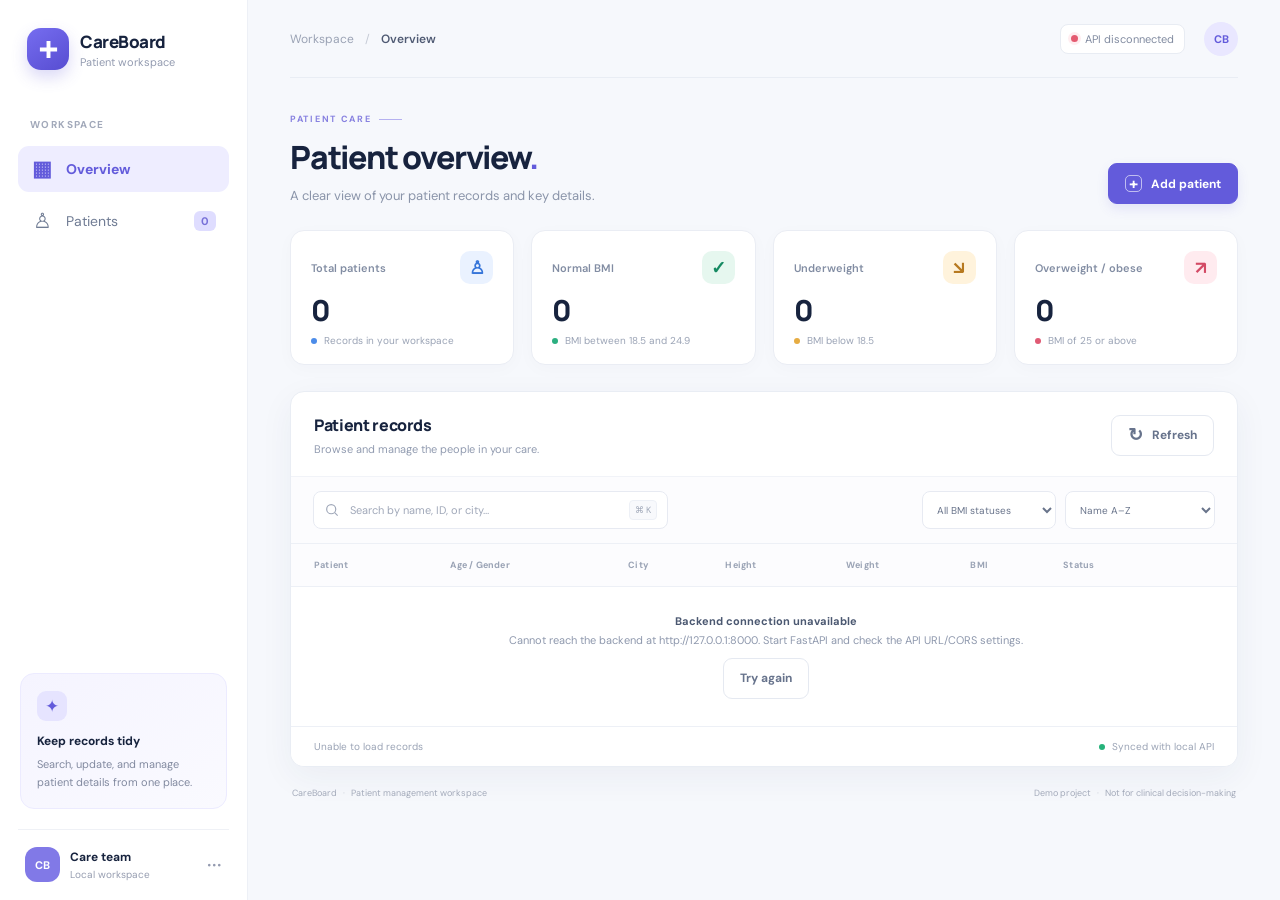
<file: patient-management-system/frontend/index.html>
<!doctype html>
<html lang="en">
<head>
  <meta charset="utf-8">
  <meta name="viewport" content="width=device-width, initial-scale=1">
  <meta name="theme-color" content="#f5f7fb">
  <title>CareBoard · Patient Management</title>
  <link rel="stylesheet" href="styles.css">
  <script src="app.js" defer></script>
</head>
<body>
  <div class="app-shell">
    <aside class="sidebar" aria-label="Main navigation">
      <a class="brand" href="#top" aria-label="CareBoard home">
        <span class="brand-mark" aria-hidden="true">
          <svg viewBox="0 0 32 32"><path d="M13.5 5h5v8.5H27v5h-8.5V27h-5v-8.5H5v-5h8.5z" fill="currentColor"/></svg>
        </span>
        <span class="brand-copy"><strong>CareBoard</strong><small>Patient workspace</small></span>
      </a>

      <div class="nav-label">WORKSPACE</div>
      <button class="nav-item active" type="button" aria-current="page">
        <span class="nav-icon" aria-hidden="true">▦</span><span>Overview</span>
      </button>
      <button class="nav-item" id="navPatients" type="button">
        <span class="nav-icon" aria-hidden="true">♙</span><span>Patients</span><span class="nav-count" id="navPatientCount">—</span>
      </button>

      <div class="sidebar-bottom">
        <div class="privacy-card">
          <span class="privacy-icon" aria-hidden="true">✦</span>
          <strong>Keep records tidy</strong>
          <p>Search, update, and manage patient details from one place.</p>
        </div>
        <div class="profile-row">
          <div class="avatar avatar-purple">CB</div>
          <div class="profile-copy"><strong>Care team</strong><small>Local workspace</small></div>
          <span class="profile-dots" aria-hidden="true">···</span>
        </div>
      </div>
    </aside>

    <main class="main-content" id="top">
      <header class="topbar">
        <div class="breadcrumbs"><span>Workspace</span><span class="crumb-divider">/</span><strong>Overview</strong></div>
        <div class="topbar-right">
          <span class="api-status" id="apiStatus"><span class="status-dot"></span><span id="apiStatusText">Connecting to API</span></span>
          <div class="top-avatar" aria-label="CareBoard">CB</div>
        </div>
      </header>

      <section class="page-heading">
        <div>
          <p class="eyebrow">PATIENT CARE <span class="eyebrow-line"></span></p>
          <h1>Patient overview<span class="heading-period">.</span></h1>
          <p class="page-subtitle">A clear view of your patient records and key details.</p>
        </div>
        <button class="primary-button" id="addPatientButton" type="button">
          <span class="button-plus" aria-hidden="true">+</span> Add patient
        </button>
      </section>

      <section class="stats-grid" aria-label="Patient summary">
        <article class="stat-card">
          <div class="stat-top"><span class="stat-label">Total patients</span><span class="stat-icon icon-blue" aria-hidden="true">♙</span></div>
          <div class="stat-value" id="totalPatients">—</div>
          <div class="stat-foot"><span class="stat-dot blue-dot"></span>Records in your workspace</div>
        </article>
        <article class="stat-card">
          <div class="stat-top"><span class="stat-label">Normal BMI</span><span class="stat-icon icon-green" aria-hidden="true">✓</span></div>
          <div class="stat-value" id="normalPatients">—</div>
          <div class="stat-foot"><span class="stat-dot green-dot"></span>BMI between 18.5 and 24.9</div>
        </article>
        <article class="stat-card">
          <div class="stat-top"><span class="stat-label">Underweight</span><span class="stat-icon icon-amber" aria-hidden="true">↘</span></div>
          <div class="stat-value" id="underweightPatients">—</div>
          <div class="stat-foot"><span class="stat-dot amber-dot"></span>BMI below 18.5</div>
        </article>
        <article class="stat-card">
          <div class="stat-top"><span class="stat-label">Overweight / obese</span><span class="stat-icon icon-rose" aria-hidden="true">↗</span></div>
          <div class="stat-value" id="highBmiPatients">—</div>
          <div class="stat-foot"><span class="stat-dot rose-dot"></span>BMI of 25 or above</div>
        </article>
      </section>

      <section class="records-panel" id="patientsPanel">
        <div class="panel-heading">
          <div>
            <h2>Patient records</h2>
            <p>Browse and manage the people in your care.</p>
          </div>
          <button class="secondary-button" id="refreshButton" type="button"><span class="refresh-icon" aria-hidden="true">↻</span> Refresh</button>
        </div>

        <div class="toolbar">
          <label class="search-box" for="searchInput">
            <svg viewBox="0 0 24 24" aria-hidden="true"><circle cx="10.8" cy="10.8" r="6.8"></circle><path d="m16 16 4.5 4.5"></path></svg>
            <input id="searchInput" type="search" placeholder="Search by name, ID, or city…" autocomplete="off">
            <kbd>⌘ K</kbd>
          </label>
          <div class="toolbar-right">
            <label class="filter-select"><span class="sr-only">Filter by BMI status</span>
              <select id="bmiFilter"><option value="all">All BMI statuses</option><option value="Underweight">Underweight</option><option value="Normal">Normal</option><option value="Overweight">Overweight</option><option value="Obese">Obese</option></select>
            </label>
            <label class="filter-select"><span class="sr-only">Sort patients</span>
              <select id="sortSelect"><option value="name-asc">Name A–Z</option><option value="name-desc">Name Z–A</option><option value="bmi-asc">BMI: Low to high</option><option value="bmi-desc">BMI: High to low</option><option value="age-asc">Age: Youngest first</option><option value="age-desc">Age: Oldest first</option></select>
            </label>
          </div>
        </div>

        <div class="table-wrap">
          <table class="patients-table">
            <thead><tr><th>Patient</th><th>Age / Gender</th><th>City</th><th>Height</th><th>Weight</th><th>BMI</th><th>Status</th><th><span class="sr-only">Actions</span></th></tr></thead>
            <tbody id="patientsTableBody">
              <tr><td class="loading-cell" colspan="8"><span class="spinner"></span>Loading patient records…</td></tr>
            </tbody>
          </table>
        </div>
        <div class="table-footer"><span id="recordsCount">Loading records…</span><span class="table-note"><span class="live-dot"></span> Synced with local API</span></div>
      </section>

      <footer class="page-footer"><span>CareBoard <span class="footer-separator">·</span> Patient management workspace</span><span>Demo project <span class="footer-separator">·</span> Not for clinical decision-making</span></footer>
    </main>
  </div>

  <div class="modal-backdrop" id="patientModalBackdrop" hidden>
    <section class="modal" role="dialog" aria-modal="true" aria-labelledby="patientModalTitle">
      <div class="modal-header"><div><p class="eyebrow">PATIENT DETAILS</p><h2 id="patientModalTitle">Add a patient</h2><p class="modal-subtitle" id="patientModalSubtitle">Fill in the information below to create a record.</p></div><button class="icon-button" id="closePatientModal" type="button" aria-label="Close dialog">×</button></div>
      <form id="patientForm">
        <div class="form-grid">
          <label class="form-field" id="patientIdField"><span>Patient ID <em>*</em></span><input id="patientId" name="id" required maxlength="24" placeholder="e.g. P006" pattern="[A-Za-z0-9_-]+"><small>A unique ID, such as P006.</small></label>
          <label class="form-field"><span>Full name <em>*</em></span><input id="patientName" name="name" required maxlength="100" placeholder="Enter full name"></label>
          <label class="form-field"><span>City <em>*</em></span><input id="patientCity" name="city" required maxlength="80" placeholder="Enter city"></label>
          <label class="form-field"><span>Age <em>*</em></span><input id="patientAge" name="age" type="number" required min="1" max="119" step="1" placeholder="Age in years"></label>
          <label class="form-field"><span>Gender <em>*</em></span><select id="patientGender" name="gender" required><option value="">Select gender</option><option value="female">Female</option><option value="male">Male</option><option value="others">Others</option></select></label>
          <label class="form-field"><span>Height (metres) <em>*</em></span><input id="patientHeight" name="height" type="number" required min="0.1" max="2.8" step="0.01" placeholder="e.g. 1.68"></label>
          <label class="form-field"><span>Weight (kg) <em>*</em></span><input id="patientWeight" name="weight" type="number" required min="1" max="500" step="0.1" placeholder="e.g. 67.5"></label>
        </div>
        <div class="modal-info"><span aria-hidden="true">ⓘ</span> BMI and BMI status are calculated automatically by the backend.</div>
        <div class="form-error" id="formError" role="alert" hidden></div>
        <div class="modal-actions"><button class="secondary-button" id="cancelPatientModal" type="button">Cancel</button><button class="primary-button" id="savePatientButton" type="submit">Save patient</button></div>
      </form>
    </section>
  </div>

  <div class="modal-backdrop" id="detailsModalBackdrop" hidden>
    <section class="modal detail-modal" role="dialog" aria-modal="true" aria-labelledby="detailsTitle">
      <div class="modal-header"><div><p class="eyebrow">PATIENT PROFILE</p><h2 id="detailsTitle">Patient details</h2><p class="modal-subtitle" id="detailsSubtitle"></p></div><button class="icon-button" id="closeDetailsModal" type="button" aria-label="Close dialog">×</button></div>
      <div id="patientDetailsContent"></div>
      <div class="modal-actions"><button class="secondary-button" id="closeDetailsButton" type="button">Close</button><button class="primary-button" id="editFromDetailsButton" type="button">Edit patient</button></div>
    </section>
  </div>

  <div class="toast-region" id="toastRegion" aria-live="polite" aria-atomic="true"></div>
</body>
</html>
</file>
<file: patient-management-system/frontend/styles.css>
@import url('https://fonts.googleapis.com/css2?family=DM+Sans:wght@400;500;600;700&family=Manrope:wght@400;500;600;700;800&display=swap');

:root {
  --ink: #17233e;
  --muted: #7d879d;
  --muted-dark: #526079;
  --line: #e9edf4;
  --surface: #fff;
  --canvas: #f6f8fc;
  --primary: #635bdb;
  --primary-dark: #5148c6;
  --primary-pale: #eeedff;
  --green: #168a62;
  --green-pale: #e6f7ef;
  --amber: #b7791f;
  --amber-pale: #fff3dc;
  --rose: #d34a65;
  --rose-pale: #ffebef;
  --blue: #3675d9;
  --blue-pale: #eaf2ff;
  --shadow: 0 10px 34px rgba(39, 53, 91, .055);
}

* { box-sizing: border-box; }
html { scroll-behavior: smooth; }
body { margin: 0; background: var(--canvas); color: var(--ink); font-family: 'DM Sans', sans-serif; font-size: 14px; -webkit-font-smoothing: antialiased; }
button, input, select { font: inherit; }
button { cursor: pointer; }
button:focus-visible, input:focus-visible, select:focus-visible { outline: 3px solid rgba(99, 91, 219, .22); outline-offset: 2px; }
[hidden] { display: none !important; }
.sr-only { position: absolute; width: 1px; height: 1px; padding: 0; margin: -1px; overflow: hidden; clip: rect(0, 0, 0, 0); white-space: nowrap; border: 0; }

.app-shell { min-height: 100vh; }
.sidebar { position: fixed; inset: 0 auto 0 0; z-index: 5; display: flex; flex-direction: column; width: 248px; padding: 28px 18px 18px; background: #fff; border-right: 1px solid #edf0f6; }
.brand { display: flex; align-items: center; gap: 11px; padding: 0 9px; margin: 0 0 48px; color: inherit; text-decoration: none; }
.brand-mark { display: grid; place-items: center; width: 42px; height: 42px; color: #fff; background: linear-gradient(145deg, #766df0, #574dd1); border-radius: 14px; box-shadow: 0 7px 16px rgba(99, 91, 219, .24); }
.brand-mark svg { width: 25px; height: 25px; }
.brand-copy { display: flex; flex-direction: column; gap: 2px; }
.brand-copy strong { font-family: Manrope, sans-serif; font-size: 17px; font-weight: 800; letter-spacing: -.5px; }
.brand-copy small { color: #939bb0; font-size: 11px; }
.nav-label { padding: 0 12px; margin-bottom: 12px; color: #a2a9ba; font-size: 10px; font-weight: 700; letter-spacing: 1.4px; }
.nav-item { display: flex; align-items: center; gap: 13px; width: 100%; min-height: 46px; padding: 0 13px; margin: 3px 0; color: #707c94; text-align: left; background: transparent; border: 0; border-radius: 11px; transition: .18s ease; }
.nav-item:hover { background: #f7f7ff; color: var(--primary); }
.nav-item.active { color: var(--primary); background: var(--primary-pale); font-weight: 700; }
.nav-icon { display: inline-grid; place-items: center; width: 22px; font-size: 21px; line-height: 1; }
.nav-count { margin-left: auto; padding: 3px 7px; color: #7770d8; background: #dfddff; border-radius: 6px; font-size: 11px; font-weight: 700; }
.sidebar-bottom { margin-top: auto; }
.privacy-card { padding: 17px 16px; margin: 0 2px 20px; background: linear-gradient(145deg, #f5f4ff, #fafaff); border: 1px solid #ecebff; border-radius: 14px; }
.privacy-icon { display: grid; place-items: center; width: 30px; height: 30px; margin-bottom: 12px; color: var(--primary); background: #e6e4ff; border-radius: 9px; font-size: 17px; }
.privacy-card strong { display: block; margin-bottom: 6px; font-size: 12px; }
.privacy-card p { margin: 0; color: #828aa0; font-size: 11px; line-height: 1.65; }
.profile-row { display: flex; align-items: center; gap: 10px; padding: 17px 7px 0; border-top: 1px solid #eff1f6; }
.avatar, .top-avatar { display: grid; place-items: center; flex: 0 0 auto; width: 35px; height: 35px; color: #fff; background: #8179e7; border-radius: 12px; font-size: 11px; font-weight: 700; }
.profile-copy { display: flex; flex-direction: column; gap: 3px; min-width: 0; }
.profile-copy strong { font-size: 12px; }
.profile-copy small { color: #969db0; font-size: 10px; }
.profile-dots { margin-left: auto; color: #949bb0; font-size: 23px; letter-spacing: 1px; }

.main-content { min-height: 100vh; margin-left: 248px; padding: 0 42px 22px; }
.topbar { display: flex; align-items: center; justify-content: space-between; min-height: 78px; border-bottom: 1px solid #e9edf4; }
.breadcrumbs { display: flex; align-items: center; gap: 11px; color: #9aa2b4; font-size: 12px; }
.breadcrumbs strong { color: #4f5a73; font-weight: 600; }
.crumb-divider { color: #c5cad5; }
.topbar-right { display: flex; align-items: center; gap: 19px; }
.api-status { display: inline-flex; align-items: center; gap: 7px; padding: 7px 10px; color: #818ba0; background: #fff; border: 1px solid #e8ecf3; border-radius: 8px; font-size: 11px; }
.status-dot, .live-dot { width: 7px; height: 7px; background: #e1ac48; border-radius: 50%; }
.api-status.connected .status-dot { background: #26b27a; box-shadow: 0 0 0 3px #e1f8ed; }
.api-status.disconnected .status-dot { background: #e45a70; box-shadow: 0 0 0 3px #ffedf0; }
.top-avatar { width: 34px; height: 34px; background: #e9e7ff; color: var(--primary); border-radius: 50%; }
.page-heading { display: flex; align-items: flex-end; justify-content: space-between; gap: 20px; padding: 35px 0 26px; }
.eyebrow { display: flex; align-items: center; gap: 8px; margin: 0 0 10px; color: #8781e0; font-size: 9px; font-weight: 700; letter-spacing: 1.7px; }
.eyebrow-line { width: 23px; height: 1px; background: #b5b1f0; }
h1, h2, p { margin-top: 0; }
h1 { margin-bottom: 8px; font-family: Manrope, sans-serif; font-size: clamp(26px, 3vw, 32px); font-weight: 800; letter-spacing: -1.2px; }
.heading-period { color: var(--primary); }
.page-subtitle { margin-bottom: 0; color: #8a94a9; font-size: 13px; }
.primary-button, .secondary-button { display: inline-flex; align-items: center; justify-content: center; gap: 9px; min-height: 41px; padding: 0 16px; white-space: nowrap; border-radius: 9px; font-size: 12px; font-weight: 700; transition: transform .15s ease, background .15s ease, box-shadow .15s ease; }
.primary-button { color: white; background: var(--primary); border: 1px solid var(--primary); box-shadow: 0 5px 12px rgba(99, 91, 219, .13); }
.primary-button:hover { background: var(--primary-dark); box-shadow: 0 7px 17px rgba(99, 91, 219, .22); transform: translateY(-1px); }
.primary-button:disabled { cursor: wait; opacity: .7; }
.button-plus { display: grid; place-items: center; width: 17px; height: 17px; border: 1px solid rgba(255,255,255,.6); border-radius: 5px; font-size: 16px; line-height: 1; }
.secondary-button { color: #67738c; background: #fff; border: 1px solid #e5e9f1; }
.secondary-button:hover { background: #f9faff; border-color: #d4d7eb; }
.refresh-icon { font-size: 18px; line-height: .8; }

.stats-grid { display: grid; grid-template-columns: repeat(4, minmax(0, 1fr)); gap: 17px; margin-bottom: 26px; }
.stat-card { min-width: 0; padding: 20px 20px 17px; background: #fff; border: 1px solid #eaedf4; border-radius: 14px; box-shadow: 0 4px 18px rgba(39, 53, 91, .025); }
.stat-top { display: flex; align-items: center; justify-content: space-between; gap: 10px; }
.stat-label { color: #828da3; font-size: 11px; font-weight: 600; }
.stat-icon { display: grid; place-items: center; width: 33px; height: 33px; border-radius: 10px; font-size: 18px; font-weight: 700; }
.icon-blue { color: var(--blue); background: var(--blue-pale); }
.icon-green { color: var(--green); background: var(--green-pale); }
.icon-amber { color: var(--amber); background: var(--amber-pale); }
.icon-rose { color: var(--rose); background: var(--rose-pale); }
.stat-value { margin: 12px 0 9px; font-family: Manrope, sans-serif; font-size: 29px; font-weight: 800; letter-spacing: -1px; line-height: 1; }
.stat-foot { display: flex; align-items: center; gap: 7px; color: #9aa3b5; font-size: 10px; }
.stat-dot { width: 6px; height: 6px; border-radius: 50%; }
.blue-dot { background: #4c8ce9; } .green-dot { background: #2caf80; } .amber-dot { background: #e6ac42; } .rose-dot { background: #e05a74; }

.records-panel { overflow: hidden; background: #fff; border: 1px solid #e9edf4; border-radius: 14px; box-shadow: var(--shadow); }
.panel-heading { display: flex; align-items: center; justify-content: space-between; gap: 20px; padding: 22px 23px 20px; }
.panel-heading h2 { margin-bottom: 6px; font-family: Manrope, sans-serif; font-size: 16px; font-weight: 800; letter-spacing: -.35px; }
.panel-heading p { margin-bottom: 0; color: #919bb0; font-size: 11px; }
.toolbar { display: flex; align-items: center; justify-content: space-between; gap: 16px; padding: 14px 22px; background: #fcfcfe; border-top: 1px solid #f1f3f8; border-bottom: 1px solid #edf0f6; }
.search-box { display: flex; align-items: center; gap: 10px; width: min(100%, 355px); height: 38px; padding: 0 10px; color: #a0a8b9; background: #fff; border: 1px solid #e7eaf2; border-radius: 8px; }
.search-box:focus-within { border-color: #b9b4ff; box-shadow: 0 0 0 3px rgba(99, 91, 219, .07); }
.search-box svg { flex: 0 0 auto; width: 16px; height: 16px; fill: none; stroke: currentColor; stroke-width: 1.8; }
.search-box input { width: 100%; min-width: 0; padding: 0; color: var(--ink); background: transparent; border: 0; outline: 0; font-size: 11px; }
.search-box input::placeholder { color: #a0a8b9; }
kbd { flex: 0 0 auto; padding: 3px 5px; color: #a0a8b9; background: #f8f9fc; border: 1px solid #edf0f6; border-radius: 4px; font-family: inherit; font-size: 9px; }
.toolbar-right { display: flex; align-items: center; gap: 9px; }
.filter-select select { height: 38px; max-width: 175px; padding: 0 28px 0 10px; color: #69748b; background-color: #fff; border: 1px solid #e7eaf2; border-radius: 8px; font-size: 10px; outline-offset: 1px; }
.table-wrap { width: 100%; overflow-x: auto; }
.patients-table { width: 100%; border-collapse: collapse; text-align: left; white-space: nowrap; }
.patients-table thead { background: #fcfcfe; }
.patients-table th { height: 42px; padding: 0 14px; color: #9aa3b5; border-bottom: 1px solid #edf0f6; font-size: 9px; font-weight: 700; letter-spacing: .2px; }
.patients-table th:first-child, .patients-table td:first-child { padding-left: 23px; }
.patients-table th:last-child, .patients-table td:last-child { padding-right: 19px; }
.patients-table td { height: 71px; padding: 10px 14px; color: #64718b; border-bottom: 1px solid #f0f2f7; font-size: 11px; }
.patients-table tbody tr:last-child td { border-bottom: 0; }
.patients-table tbody tr { transition: background .12s ease; }
.patients-table tbody tr:hover { background: #fcfcff; }
.patient-cell { display: flex; align-items: center; gap: 10px; min-width: 180px; }
.patient-avatar { display: grid; place-items: center; flex: 0 0 auto; width: 35px; height: 35px; color: #635bdb; background: #ecebff; border-radius: 11px; font-size: 11px; font-weight: 800; }
.patient-avatar.tone-1 { color: #20876b; background: #e4f6ef; }
.patient-avatar.tone-2 { color: #bd7e28; background: #fff1d8; }
.patient-avatar.tone-3 { color: #be5477; background: #ffebf1; }
.patient-avatar.tone-4 { color: #4373c3; background: #e8f1ff; }
.patient-name-wrap { display: flex; flex-direction: column; gap: 5px; }
.patient-name { padding: 0; color: #27334c; background: none; border: 0; text-align: left; font-size: 11px; font-weight: 700; }
.patient-name:hover { color: var(--primary); }
.patient-id { color: #a1a9ba; font-size: 9px; }
.secondary-text { color: #a1a9ba; font-size: 10px; }
.bmi-number { display: block; color: #34415b; font-weight: 700; }
.bmi-scale { width: 56px; height: 4px; overflow: hidden; margin-top: 6px; background: #edf0f6; border-radius: 4px; }
.bmi-scale span { display: block; height: 100%; background: #8e87ee; border-radius: 4px; }
.status-badge { display: inline-flex; align-items: center; gap: 5px; padding: 5px 8px; border-radius: 6px; font-size: 9px; font-weight: 700; }
.status-badge::before { width: 5px; height: 5px; content: ''; background: currentColor; border-radius: 50%; }
.status-normal { color: #16865f; background: #e7f7f0; }
.status-underweight { color: #a96d13; background: #fff4df; }
.status-overweight { color: #a76b1f; background: #fff1df; }
.status-obese { color: #cc4964; background: #ffedf0; }
.row-actions { display: flex; justify-content: flex-end; gap: 4px; }
.action-button { display: grid; place-items: center; width: 28px; height: 28px; color: #929bb0; background: transparent; border: 0; border-radius: 7px; font-size: 15px; }
.action-button:hover { color: var(--primary); background: #efeeff; }
.action-button.delete-action:hover { color: #d34a65; background: #ffedf0; }
.loading-cell, .empty-cell { height: 140px !important; text-align: center; color: #8e98ad !important; }
.loading-cell { vertical-align: middle; }
.spinner { display: inline-block; width: 15px; height: 15px; margin-right: 9px; vertical-align: -3px; border: 2px solid #e6e4ff; border-top-color: var(--primary); border-radius: 50%; animation: spin .8s linear infinite; }
@keyframes spin { to { transform: rotate(360deg); } }
.empty-title { display: block; margin-bottom: 5px; color: #4b5871; font-weight: 700; }
.empty-cell button { margin-top: 11px; }
.table-footer { display: flex; align-items: center; justify-content: space-between; gap: 16px; padding: 13px 23px; color: #9aa3b5; background: #fff; border-top: 1px solid #edf0f6; font-size: 10px; }
.table-note { display: inline-flex; align-items: center; gap: 7px; }
.live-dot { width: 6px; height: 6px; background: #26b27a; }
.page-footer { display: flex; align-items: center; justify-content: space-between; gap: 15px; padding: 20px 2px 0; color: #a3aaba; font-size: 9px; }
.footer-separator { padding: 0 4px; color: #c4cad5; }

.modal-backdrop { position: fixed; inset: 0; z-index: 20; display: grid; place-items: center; overflow-y: auto; padding: 24px; background: rgba(26, 35, 60, .42); backdrop-filter: blur(4px); }
.modal { width: min(100%, 620px); max-height: calc(100vh - 48px); overflow-y: auto; padding: 25px; background: #fff; border: 1px solid rgba(255,255,255,.5); border-radius: 17px; box-shadow: 0 24px 80px rgba(28, 36, 72, .23); animation: modal-in .16s ease-out; }
@keyframes modal-in { from { opacity: 0; transform: translateY(8px) scale(.99); } to { opacity: 1; transform: translateY(0) scale(1); } }
.modal-header { display: flex; align-items: flex-start; justify-content: space-between; gap: 20px; padding-bottom: 20px; border-bottom: 1px solid #edf0f6; }
.modal-header .eyebrow { margin-bottom: 7px; }
.modal-header h2 { margin-bottom: 6px; font-family: Manrope, sans-serif; font-size: 21px; letter-spacing: -.6px; }
.modal-subtitle { margin-bottom: 0; color: #8b95aa; font-size: 11px; line-height: 1.6; }
.icon-button { display: grid; place-items: center; flex: 0 0 auto; width: 32px; height: 32px; color: #8b95aa; background: #f6f7fb; border: 1px solid #edf0f6; border-radius: 9px; font-size: 22px; line-height: 1; }
.icon-button:hover { color: #26324c; background: #eef0f7; }
.form-grid { display: grid; grid-template-columns: 1fr 1fr; gap: 17px 14px; padding: 22px 0 17px; }
.form-field { display: flex; flex-direction: column; gap: 7px; min-width: 0; }
.form-field span { color: #55617a; font-size: 11px; font-weight: 700; }
.form-field em { color: #d34a65; font-style: normal; }
.form-field input, .form-field select { width: 100%; height: 40px; padding: 0 11px; color: #2d3952; background: #fff; border: 1px solid #e3e8f1; border-radius: 8px; outline: 0; font-size: 11px; }
.form-field input:focus, .form-field select:focus { border-color: #b9b4ff; box-shadow: 0 0 0 3px rgba(99, 91, 219, .07); }
.form-field input:disabled { color: #8d96aa; background: #f8f9fc; }
.form-field input::placeholder { color: #b0b7c6; }
.form-field small { color: #9aa3b5; font-size: 9px; }
.modal-info { display: flex; gap: 8px; padding: 11px 12px; color: #7673bd; background: #f5f4ff; border-radius: 8px; font-size: 10px; line-height: 1.5; }
.form-error { margin-top: 12px; padding: 10px 12px; color: #bb3652; background: #fff0f3; border-radius: 8px; font-size: 11px; }
.modal-actions { display: flex; justify-content: flex-end; gap: 9px; padding-top: 20px; }
.detail-modal { width: min(100%, 530px); }
.detail-hero { display: flex; align-items: center; gap: 14px; padding: 21px 0; }
.detail-hero .patient-avatar { width: 54px; height: 54px; border-radius: 16px; font-size: 16px; }
.detail-person-name { margin-bottom: 5px; font-family: Manrope, sans-serif; font-size: 18px; font-weight: 800; }
.detail-person-meta { color: #8c96aa; font-size: 11px; }
.detail-bmi-card { display: flex; align-items: center; justify-content: space-between; gap: 18px; padding: 17px; background: #f8f8ff; border: 1px solid #eeedff; border-radius: 12px; }
.detail-bmi-card span { display: block; margin-bottom: 6px; color: #8c90ad; font-size: 10px; }
.detail-bmi-card strong { font-family: Manrope, sans-serif; font-size: 27px; letter-spacing: -.8px; }
.detail-grid { display: grid; grid-template-columns: 1fr 1fr; gap: 1px; overflow: hidden; margin-top: 16px; background: #edf0f6; border: 1px solid #edf0f6; border-radius: 10px; }
.detail-item { min-height: 70px; padding: 13px; background: #fff; }
.detail-item span { display: block; margin-bottom: 7px; color: #9aa3b5; font-size: 10px; }
.detail-item strong { color: #38455e; font-size: 12px; }
.toast-region { position: fixed; right: 22px; bottom: 22px; z-index: 50; display: flex; flex-direction: column; gap: 9px; width: min(360px, calc(100vw - 32px)); }
.toast { display: flex; align-items: flex-start; gap: 10px; padding: 13px 15px; color: #35415a; background: #fff; border: 1px solid #e8ecf3; border-radius: 11px; box-shadow: 0 12px 35px rgba(29, 42, 78, .16); animation: toast-in .2s ease-out; }
.toast-icon { display: grid; place-items: center; flex: 0 0 auto; width: 22px; height: 22px; color: #168a62; background: #e6f7ef; border-radius: 7px; font-weight: 800; }
.toast.error .toast-icon { color: #c6405a; background: #ffebef; }
.toast strong { display: block; margin: 1px 0 3px; font-size: 11px; }
.toast p { margin: 0; color: #7d879d; font-size: 10px; line-height: 1.5; }
@keyframes toast-in { from { opacity: 0; transform: translateY(8px); } to { opacity: 1; transform: translateY(0); } }

@media (min-width: 1500px) { .main-content { padding-right: 56px; padding-left: 56px; } .stats-grid { gap: 21px; } }
@media (max-width: 1200px) { .sidebar { width: 218px; } .main-content { margin-left: 218px; padding-right: 26px; padding-left: 26px; } .stats-grid { gap: 12px; } .stat-card { padding: 17px 15px; } .toolbar { align-items: flex-start; flex-direction: column; } .toolbar-right { width: 100%; } .filter-select select { max-width: none; } }
@media (max-width: 900px) { .sidebar { width: 72px; align-items: center; padding: 22px 9px 14px; } .brand { padding: 0; margin-bottom: 42px; } .brand-copy, .nav-label, .nav-item > span:not(.nav-icon), .privacy-card, .profile-copy, .profile-dots { display: none; } .nav-item { justify-content: center; width: 48px; padding: 0; } .nav-icon { font-size: 22px; } .profile-row { justify-content: center; width: 100%; padding: 16px 0 0; } .main-content { margin-left: 72px; padding-right: 22px; padding-left: 22px; } .stats-grid { grid-template-columns: repeat(2, minmax(0, 1fr)); } .page-heading { padding-top: 28px; } .stat-foot { font-size: 9px; } }
@media (max-width: 620px) { .sidebar { width: 56px; padding-right: 5px; padding-left: 5px; } .brand-mark { width: 37px; height: 37px; border-radius: 12px; } .nav-item { width: 42px; min-height: 42px; } .main-content { margin-left: 56px; padding-right: 12px; padding-left: 12px; } .topbar { min-height: 62px; } .breadcrumbs { font-size: 10px; gap: 7px; } .topbar-right { gap: 8px; } .api-status { max-width: 130px; padding: 6px 8px; font-size: 9px; } .top-avatar { display: none; } .page-heading { align-items: flex-start; flex-direction: column; gap: 16px; padding: 23px 0 20px; } h1 { font-size: 26px; } .page-subtitle { max-width: 280px; font-size: 11px; line-height: 1.6; } .primary-button, .secondary-button { min-height: 38px; padding: 0 12px; font-size: 11px; } .stats-grid { gap: 9px; margin-bottom: 18px; } .stat-card { padding: 13px 12px; border-radius: 11px; } .stat-label { font-size: 10px; } .stat-icon { width: 27px; height: 27px; font-size: 15px; } .stat-value { margin: 10px 0 8px; font-size: 24px; } .stat-foot { align-items: flex-start; line-height: 1.4; } .panel-heading { padding: 17px 14px; } .panel-heading h2 { font-size: 14px; } .panel-heading p { max-width: 205px; font-size: 10px; line-height: 1.5; } .toolbar { padding: 12px; gap: 10px; } .search-box { width: 100%; } .toolbar-right { display: grid; grid-template-columns: 1fr 1fr; gap: 7px; } .filter-select select { width: 100%; padding-left: 7px; padding-right: 5px; font-size: 9px; } .table-footer { align-items: flex-start; flex-direction: column; gap: 7px; padding: 12px 14px; } .page-footer { align-items: flex-start; flex-direction: column; gap: 8px; padding-top: 15px; line-height: 1.5; } .modal-backdrop { align-items: start; padding: 12px; } .modal { max-height: calc(100vh - 24px); padding: 18px; border-radius: 13px; } .modal-header h2 { font-size: 18px; } .form-grid { grid-template-columns: 1fr; gap: 14px; padding-top: 17px; } .form-field small { margin-top: -2px; } .modal-actions { padding-top: 15px; } .detail-bmi-card { padding: 13px; } .detail-grid { grid-template-columns: 1fr 1fr; } }
@media (prefers-reduced-motion: reduce) { *, *::before, *::after { scroll-behavior: auto !important; animation-duration: .01ms !important; animation-iteration-count: 1 !important; transition-duration: .01ms !important; } }
</file>
